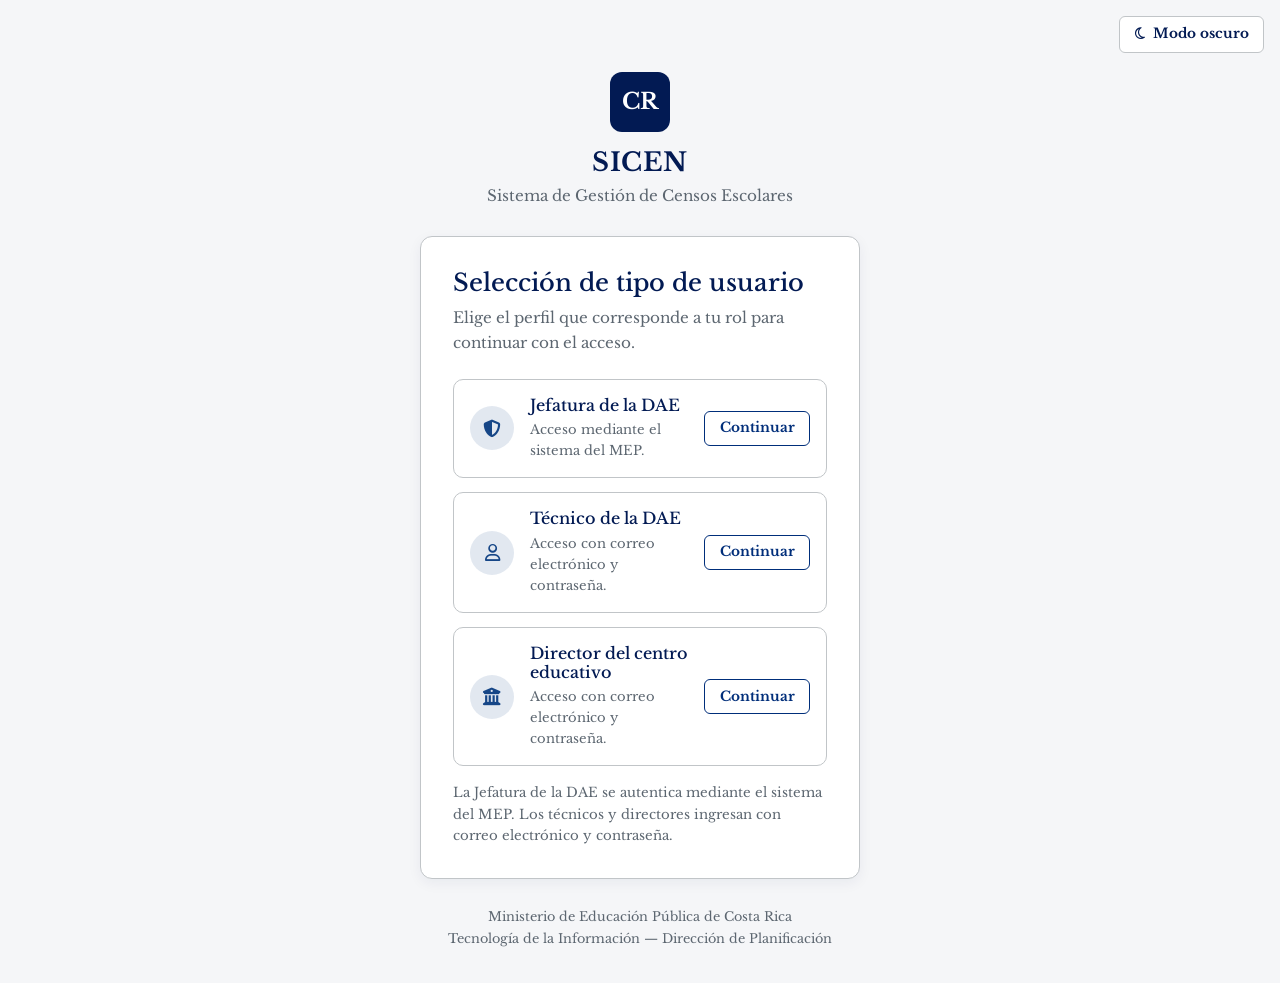
<file: front-end/index.html>
<!DOCTYPE html>
<html lang="es">

<head>
    <meta charset="UTF-8">
    <meta name="viewport" content="width=device-width, initial-scale=1.0">
    <title>SICEN | Selección de tipo de usuario</title>

    <!--  Bootstrap 5 -->
    <link href="https://cdn.jsdelivr.net/npm/bootstrap@5.3.6/dist/css/bootstrap.min.css" rel="stylesheet"
        integrity="sha384-4Q6Gf2aSP4eDXB8Miphtr37CMZZQ5oXLH2yaXMJ2w8e2ZtHTl7GptT4jmndRuHDT" crossorigin="anonymous">

    <!--  Font Awesome 6 (íconos) -->
    <link rel="stylesheet" href="https://cdnjs.cloudflare.com/ajax/libs/font-awesome/6.5.1/css/all.min.css">

    <!--  Tipografía institucional: Libre Baskerville -->
    <link rel="preconnect" href="https://fonts.googleapis.com">
    <link rel="preconnect" href="https://fonts.gstatic.com" crossorigin>
    <link href="https://fonts.googleapis.com/css2?family=Libre+Baskerville:wght@400;700&display=swap" rel="stylesheet">

    <!--  Estilos propios: siempre después de Bootstrap. estilo.css va primero porque define las variables -->
    <link rel="stylesheet" href="css/estilo.css">
    <link rel="stylesheet" href="css/login.css">

    <!--  Modo claro / oscuro: va en el head para aplicar el tema antes de mostrar la página -->
    <script src="js/tema.js"></script>
</head>

<body>

    <main class="pantalla-acceso">

        <!--  Interruptor de modo oscuro -->
        <button type="button" class="btn-tema btn-tema-flotante" aria-pressed="false">
            <i class="fa-regular fa-moon" aria-hidden="true"></i>
            <span>Modo oscuro</span>
        </button>

        <!--  Encabezado -->
        <header class="encabezado-acceso">
            <span class="logo-sicen logo-sicen-grande" aria-hidden="true">CR</span>
            <p class="nombre-sistema">SICEN</p>
            <p class="texto-secundario mb-0">Sistema de Gestión de Censos Escolares</p>
        </header>

        <!--  Selección de tipo de usuario -->
        <section class="tarjeta-acceso" aria-labelledby="tituloSeleccion">
            <h1 class="h4" id="tituloSeleccion">Selección de tipo de usuario</h1>
            <p class="texto-secundario mb-4">Elige el perfil que corresponde a tu rol para continuar con el acceso.</p>

            <!--  Jefatura de la DAE -->
            <article class="tarjeta-rol">
                <span class="icono-circular" aria-hidden="true"><i class="fa-solid fa-shield-halved"></i></span>
                <div class="flex-grow-1">
                    <h2 class="h6 mb-1" id="rolJefatura">Jefatura de la DAE</h2>
                    <p>Acceso mediante el sistema del MEP.</p>
                </div>
                <a href="login-admin.html" class="btn btn-outline-primary" aria-describedby="rolJefatura">Continuar</a>
            </article>

            <!--  Técnico de la DAE -->
            <article class="tarjeta-rol">
                <span class="icono-circular" aria-hidden="true"><i class="fa-regular fa-user"></i></span>
                <div class="flex-grow-1">
                    <h2 class="h6 mb-1" id="rolTecnico">Técnico de la DAE</h2>
                    <p>Acceso con correo electrónico y contraseña.</p>
                </div>
                <!--  El parámetro ?rol= le indica a login.html a qué pantalla redirigir -->
                <a href="login.html?rol=tecnico" class="btn btn-outline-primary" aria-describedby="rolTecnico">Continuar</a>
            </article>

            <!--  Director del centro educativo -->
            <article class="tarjeta-rol">
                <span class="icono-circular" aria-hidden="true"><i class="fa-solid fa-building-columns"></i></span>
                <div class="flex-grow-1">
                    <h2 class="h6 mb-1" id="rolDirector">Director del centro educativo</h2>
                    <p>Acceso con correo electrónico y contraseña.</p>
                </div>
                <a href="login.html?rol=director" class="btn btn-outline-primary" aria-describedby="rolDirector">Continuar</a>
            </article>

            <p class="small texto-secundario mt-3 mb-0">
                La Jefatura de la DAE se autentica mediante el sistema del MEP. Los técnicos y directores ingresan
                con correo electrónico y contraseña.
            </p>
        </section>

        <!--  Pie de página -->
        <footer class="pie-acceso">
            <p>Ministerio de Educación Pública de Costa Rica</p>
            <p>Tecnología de la Información — Dirección de Planificación</p>
        </footer>
    </main>

    <!--  Scripts de terceros -->
    <script src="https://cdn.jsdelivr.net/npm/bootstrap@5.3.6/dist/js/bootstrap.bundle.min.js"
        integrity="sha384-j1CDi7MgGQ12Z7Qab0qlWQ/Qqz24Gc6BM0thvEMVjHnfYGF0rmFCozFSxQBxwHKO"
        crossorigin="anonymous"></script>
</body>

</html>
</file>
<file: front-end/css/estilo.css>
/*  Estilos generales de SICEN
    Variables de color y tipografía (Manual de identidad gráfica del MEP 2026-2030), modo oscuro,
    base y componentes compartidos por todas las pantallas: botones, campos, validación,
    badges, tablas, barra de progreso, búsqueda, avisos y mensajes.
    IMPORTANTE: este archivo se carga primero, porque define las variables que usan los demás. */

/*  Variables: modo claro */
:root,
[data-bs-theme="light"] {
    /* Paleta institucional del MEP */
    --azul-marino: #021a53;          /* Azul Marino Oscuro / Sombra */
    --azul-real: #002e7a;            /* Azul Real / Institucional */
    --azul-francia: #164687;         /* Azul Francia / Brillant */
    --dorado: #cfac65;               /* Dorado Institucional / Ocre */
    --gris-claro: #c1c5c8;           /* Gris Claro / Plata */
    --gris-pizarra: #5c6670;         /* Color auxiliar: texto secundario (contraste 5.85:1) */
    --blanco: #ffffff;

    /* Colores según su función (cambian en modo oscuro) */
    --color-fondo: #f5f6f8;
    --color-superficie: var(--blanco);
    --color-superficie-suave: #f0f3f8;
    --color-texto: var(--azul-marino);
    --color-texto-secundario: var(--gris-pizarra);
    --color-borde: var(--gris-claro);
    --color-enlace: var(--azul-real);
    --color-foco: var(--azul-francia);
    --color-primario-fondo: var(--azul-real);
    --color-primario-texto: var(--blanco);
    --color-primario-hover: var(--azul-marino);
    --color-secundario: var(--azul-real);
    --color-icono-fondo: rgba(22, 70, 135, 0.12);    /* Azul Francia claro */
    --color-icono: var(--azul-francia);
    --color-tabla-encabezado: var(--azul-marino);
    --color-fila-alterna: rgba(193, 197, 200, 0.1);  /* Gris Claro al 10 % */
    --color-fila-seleccionada: rgba(22, 70, 135, 0.08);
    --color-barra-lateral: var(--azul-marino);
    --color-barra-lateral-activo: var(--azul-real);
    --color-campo-fondo: var(--blanco);
    --color-error: #b42318;
    --color-error-fondo: #fff6f5;
    --color-exito: #1e7a46;

    /* Tipografía oficial: Libre Baskerville es la versión web de Baskerville */
    --fuente-sicen: "Libre Baskerville", Baskerville, "Baskerville Old Face", serif;

    /* Variables de Bootstrap: sus componentes toman estos valores */
    --bs-body-font-family: var(--fuente-sicen);
    --bs-body-font-size: 0.95rem;
    --bs-body-bg: var(--color-fondo);
    --bs-body-color: var(--color-texto);
    --bs-secondary-color: var(--color-texto-secundario);
    --bs-border-color: var(--color-borde);
    --bs-link-color: var(--color-enlace);
    --bs-link-color-rgb: 0, 46, 122;
    --bs-link-hover-color: var(--azul-marino);
    --bs-link-hover-color-rgb: 2, 26, 83;
    --bs-heading-color: var(--color-texto);
    --bs-form-invalid-color: var(--color-error);
    --bs-form-invalid-border-color: var(--color-error);
    --bs-form-valid-color: var(--color-exito);
    --bs-form-valid-border-color: var(--color-exito);
}


/*  Variables: modo oscuro (RNF-001)
    Bootstrap activa este bloque cuando <html> tiene data-bs-theme="dark" */
[data-bs-theme="dark"] {
    --color-fondo: var(--azul-marino);
    --color-superficie: var(--azul-real);
    --color-superficie-suave: #0a2a66;
    --color-texto: var(--blanco);
    --color-texto-secundario: var(--gris-claro);     /* 7.2:1 sobre Azul Real */
    --color-borde: var(--gris-claro);
    --color-enlace: var(--dorado);                   /* 5.83:1 sobre Azul Real */
    --color-foco: var(--dorado);
    --color-primario-fondo: var(--dorado);
    --color-primario-texto: var(--azul-marino);      /* 7.64:1 */
    --color-primario-hover: #dfc48d;
    --color-secundario: var(--blanco);
    --color-icono-fondo: rgba(207, 172, 101, 0.18);
    --color-icono: var(--dorado);
    --color-tabla-encabezado: var(--azul-marino);
    --color-fila-alterna: rgba(255, 255, 255, 0.05);
    --color-fila-seleccionada: rgba(207, 172, 101, 0.14);
    --color-barra-lateral: #010f33;
    --color-barra-lateral-activo: var(--azul-real);
    --color-campo-fondo: var(--azul-marino);
    --color-error: #ffc2b8;
    --color-error-fondo: #2a1d4a;
    --color-exito: #a3e4bb;

    --bs-body-bg: var(--color-fondo);
    --bs-body-color: var(--color-texto);
    --bs-secondary-color: var(--color-texto-secundario);
    --bs-border-color: var(--color-borde);
    --bs-link-color: var(--color-enlace);
    --bs-link-color-rgb: 207, 172, 101;
    --bs-link-hover-color: #e6d1a6;
    --bs-link-hover-color-rgb: 230, 209, 166;
    --bs-heading-color: var(--color-texto);
    --bs-form-invalid-color: var(--color-error);
    --bs-form-invalid-border-color: var(--color-error);
    --bs-form-valid-color: var(--color-exito);
    --bs-form-valid-border-color: var(--color-exito);
}


/*  Base */
body {
    background-color: var(--color-fondo);
    color: var(--color-texto);
    font-family: var(--fuente-sicen);
    line-height: 1.6;
}

h1, h2, h3, h4 {
    font-weight: 700;
    color: var(--color-texto);
}

.text-secondary,
.texto-secundario {
    color: var(--color-texto-secundario) !important;
}

/* Foco visible para quienes navegan con teclado: nunca se quita sin reemplazarlo */
a:focus-visible,
button:focus-visible,
[tabindex]:focus-visible {
    outline: 3px solid var(--color-foco);
    outline-offset: 2px;
}


.obligatorio {
    color: var(--color-error);
    font-weight: 700;
}


/*  Logo / marca */
.logo-sicen {
    display: inline-flex;
    align-items: center;
    justify-content: center;
    flex-shrink: 0;                  /* evita que el cuadro se deforme en celular */
    width: 40px;
    height: 40px;
    border-radius: 8px;
    background-color: var(--azul-marino);
    color: var(--blanco);
    font-weight: 700;
    font-size: 0.95rem;
}

.logo-sicen-grande {
    width: 60px;
    height: 60px;
    border-radius: 12px;
    font-size: 1.4rem;
}


[data-bs-theme="dark"] .logo-sicen {
    background-color: var(--blanco);
    color: var(--azul-marino);
}

.nombre-sistema {
    font-weight: 700;
    letter-spacing: 0.02em;
}


/*  Botones */
.btn {
    font-family: var(--fuente-sicen);
    font-weight: 700;
    border-radius: 6px;
    padding: 0.55rem 1.25rem;
}

/* Botón primario: fondo Azul Real, texto blanco */
.btn-primary {
    --bs-btn-bg: var(--color-primario-fondo);
    --bs-btn-border-color: var(--color-primario-fondo);
    --bs-btn-color: var(--color-primario-texto);
    --bs-btn-hover-bg: var(--color-primario-hover);
    --bs-btn-hover-border-color: var(--color-primario-hover);
    --bs-btn-hover-color: var(--color-primario-texto);
    --bs-btn-active-bg: var(--color-primario-hover);
    --bs-btn-active-border-color: var(--color-primario-hover);
    --bs-btn-active-color: var(--color-primario-texto);
    --bs-btn-disabled-bg: var(--color-primario-fondo);
    --bs-btn-disabled-border-color: var(--color-primario-fondo);
    --bs-btn-disabled-color: var(--color-primario-texto);
}

/* Botón secundario (outline): borde y texto Azul Real */
.btn-outline-primary,
.btn-outline-secondary {
    --bs-btn-color: var(--color-secundario);
    --bs-btn-border-color: var(--color-secundario);
    --bs-btn-bg: transparent;
    --bs-btn-hover-bg: var(--color-secundario);
    --bs-btn-hover-border-color: var(--color-secundario);
    --bs-btn-hover-color: var(--color-superficie);
    --bs-btn-active-bg: var(--color-secundario);
    --bs-btn-active-border-color: var(--color-secundario);
    --bs-btn-active-color: var(--color-superficie);
}

/* Botón de corrección: fondo Dorado, texto Azul Marino (7.64:1) */
.btn-correccion {
    --bs-btn-bg: var(--dorado);
    --bs-btn-border-color: var(--dorado);
    --bs-btn-color: var(--azul-marino);
    --bs-btn-hover-bg: #b9944c;
    --bs-btn-hover-border-color: #b9944c;
    --bs-btn-hover-color: var(--azul-marino);
    --bs-btn-active-bg: #b9944c;
    --bs-btn-active-border-color: #b9944c;
    --bs-btn-active-color: var(--azul-marino);
}

/* En modo oscuro el botón primario también es dorado: la corrección pasa a outline dorado */
[data-bs-theme="dark"] .btn-correccion {
    --bs-btn-bg: transparent;
    --bs-btn-color: var(--dorado);              /* 5.83:1 sobre Azul Real */
    --bs-btn-hover-bg: var(--dorado);
    --bs-btn-hover-color: var(--azul-marino);
    --bs-btn-active-bg: var(--dorado);
    --bs-btn-active-color: var(--azul-marino);
}

/* Botón de texto (acciones dentro de tablas, como "Ver" o "Configurar") */
.btn-enlace {
    padding: 0.2rem 0.4rem;
    border: none;
    background: transparent;
    color: var(--color-enlace);
    font-weight: 700;
    text-decoration: underline;
    text-underline-offset: 3px;
}

.btn-enlace:hover {
    color: var(--color-texto);
}

/* Botón de ícono (editar, eliminar, mostrar contraseña) */
.btn-icono {
    display: inline-flex;
    align-items: center;
    justify-content: center;
    width: 38px;
    height: 38px;
    padding: 0;
    border: 1px solid transparent;
    border-radius: 6px;
    background: transparent;
    color: var(--color-texto);
}

.btn-icono:hover {
    background-color: var(--color-superficie-suave);
}

.btn-icono-eliminar {
    color: var(--color-error);
}


/*  Interruptor de modo claro / oscuro */
.btn-tema {
    display: inline-flex;
    align-items: center;
    gap: 0.5rem;
    padding: 0.4rem 0.9rem;
    border: 1px solid var(--color-borde);
    border-radius: 6px;
    background-color: var(--color-superficie);
    color: var(--color-texto);
    font-size: 0.85rem;
    font-weight: 700;
}

.btn-tema:hover {
    border-color: var(--color-foco);
}

/* En las pantallas de inicio de sesión el botón queda fijo en la esquina */
.btn-tema-flotante {
    position: absolute;
    top: 1rem;
    right: 1rem;
}


/*  Campos de formulario */
.form-label,
.etiqueta-campo {
    font-weight: 700;
    font-size: 0.9rem;
    margin-bottom: 0.35rem;
    color: var(--color-texto);
}

/* Input, select y textarea: borde Gris Claro, foco en Azul Francia */
.form-control,
.form-select {
    border: 1px solid var(--color-borde);
    border-radius: 6px;
    background-color: var(--color-campo-fondo);
    color: var(--color-texto);
    font-family: var(--fuente-sicen);
    padding: 0.6rem 0.8rem;
}

.form-control::placeholder {
    color: var(--color-texto-secundario);
    opacity: 1;
}

.form-control:focus,
.form-select:focus,
.form-check-input:focus {
    border-color: var(--color-foco);
    background-color: var(--color-campo-fondo);
    color: var(--color-texto);
    box-shadow: 0 0 0 3px rgba(22, 70, 135, 0.25);
}

[data-bs-theme="dark"] .form-control:focus,
[data-bs-theme="dark"] .form-select:focus,
[data-bs-theme="dark"] .form-check-input:focus {
    box-shadow: 0 0 0 3px rgba(207, 172, 101, 0.35);
}

/* Flecha del select en Azul Marino */
.form-select {
    --bs-form-select-bg-img: url("data:image/svg+xml,%3csvg xmlns='http://www.w3.org/2000/svg' viewBox='0 0 16 16'%3e%3cpath fill='none' stroke='%23021a53' stroke-linecap='round' stroke-linejoin='round' stroke-width='2' d='m2 5 6 6 6-6'/%3e%3c/svg%3e");
}

[data-bs-theme="dark"] .form-select {
    --bs-form-select-bg-img: url("data:image/svg+xml,%3csvg xmlns='http://www.w3.org/2000/svg' viewBox='0 0 16 16'%3e%3cpath fill='none' stroke='%23ffffff' stroke-linecap='round' stroke-linejoin='round' stroke-width='2' d='m2 5 6 6 6-6'/%3e%3c/svg%3e");
}

textarea.form-control {
    min-height: 110px;
}

.input-group-text {
    border-color: var(--color-borde);
    background-color: var(--color-superficie-suave);
    color: var(--color-texto);
}

.form-text {
    color: var(--color-texto-secundario);
    font-size: 0.8rem;
}

/* Checkbox marcado: relleno Azul Francia con marca blanca */
.form-check-input {
    border-color: var(--gris-pizarra);
    background-color: var(--color-campo-fondo);
}

.form-check-input:checked {
    background-color: var(--azul-francia);
    border-color: var(--azul-francia);
}

/* En modo oscuro el azul no se distingue del fondo: se usa Dorado con marca Azul Marino */
[data-bs-theme="dark"] .form-check-input {
    border-color: var(--gris-claro);
}

[data-bs-theme="dark"] .form-check-input:checked {
    background-color: var(--dorado);
    border-color: var(--dorado);
}

[data-bs-theme="dark"] .form-check-input:checked[type="checkbox"] {
    --bs-form-check-bg-image: url("data:image/svg+xml,%3csvg xmlns='http://www.w3.org/2000/svg' viewBox='0 0 20 20'%3e%3cpath fill='none' stroke='%23021a53' stroke-linecap='round' stroke-linejoin='round' stroke-width='3' d='m6 10 3 3 6-6'/%3e%3c/svg%3e");
}

[data-bs-theme="dark"] .form-check-input:checked[type="radio"] {
    --bs-form-check-bg-image: url("data:image/svg+xml,%3csvg xmlns='http://www.w3.org/2000/svg' viewBox='-4 -4 8 8'%3e%3ccircle r='2' fill='%23021a53'/%3e%3c/svg%3e");
}

.form-check-label {
    color: var(--color-texto);
}

/* Grupo de checkboxes con borde (provincias, centros) */
.grupo-opciones {
    padding: 0.85rem 1rem;
    border: 1px solid var(--color-borde);
    border-radius: 6px;
    background-color: var(--color-campo-fondo);
}

.grupo-opciones.is-invalid {
    border-color: var(--color-error);
}


/*  Estados de validación (clases que agrega JavaScript) */
.form-control.is-invalid,
.form-select.is-invalid {
    border-color: var(--color-error);
    background-color: var(--color-error-fondo);
}

.form-control.is-valid,
.form-select.is-valid {
    border-color: var(--color-exito);
}

.invalid-feedback {
    color: var(--color-error);
    font-size: 0.82rem;
    font-weight: 700;
}

/* Ícono antes del mensaje: el error no depende solo del color */
.invalid-feedback:not(:empty)::before {
    content: "⚠ ";
}


/*  Tabla de datos: encabezado Azul Marino, filas alternadas */
.tabla-sicen {
    --bs-table-bg: var(--color-superficie);
    --bs-table-color: var(--color-texto);
    --bs-table-striped-bg: var(--color-fila-alterna);
    --bs-table-striped-color: var(--color-texto);
    --bs-table-hover-bg: var(--color-fila-seleccionada);
    --bs-table-hover-color: var(--color-texto);
    --bs-table-border-color: var(--color-borde);
    margin-bottom: 0;
}

.tabla-sicen thead th {
    background-color: var(--color-tabla-encabezado);
    color: var(--blanco);
    font-size: 0.85rem;
    font-weight: 700;
    white-space: nowrap;
    padding: 0.85rem 1rem;
}

.tabla-sicen td,
.tabla-sicen tbody th {
    padding: 0.9rem 1rem;
    vertical-align: middle;
}

.tabla-sicen tr.fila-seleccionada > * {
    --bs-table-bg-state: var(--color-fila-seleccionada);
}

.contenedor-tabla {
    overflow: hidden;
    border: 1px solid var(--color-borde);
    border-radius: 10px;
    background-color: var(--color-superficie);
}

.pie-tabla {
    padding: 0.75rem 1rem;
    border-top: 1px solid var(--color-borde);
    color: var(--color-texto-secundario);
    font-size: 0.85rem;
}


/*  Etiquetas de estado (badges) */
.badge-estado {
    display: inline-block;
    padding: 0.35rem 0.7rem;
    border: 1px solid transparent;
    border-radius: 20px;
    font-size: 0.78rem;
    font-weight: 700;
    white-space: nowrap;
}

/* Borrador: fondo Gris Claro, texto Azul Marino (9.48:1) */
.badge-borrador {
    background-color: var(--gris-claro);
    color: var(--azul-marino);
}

/* En registro: fondo blanco, borde y texto Azul Francia (9.29:1) */
.badge-en-registro {
    background-color: var(--blanco);
    border-color: var(--azul-francia);
    color: var(--azul-francia);
}

/* En revisión: fondo Azul Real, texto blanco (12.56:1) */
.badge-en-revision {
    background-color: var(--azul-real);
    color: var(--blanco);
}

/* Abierto y Aceptado: fondo Azul Francia, texto blanco (9.29:1) */
.badge-abierto,
.badge-aceptado {
    background-color: var(--azul-francia);
    color: var(--blanco);
}

/* Pausado y En subsane: fondo Dorado, texto Azul Marino (7.64:1) */
.badge-pausado,
.badge-en-subsane {
    background-color: var(--dorado);
    color: var(--azul-marino);
}

/* Cerrado: fondo Gris Pizarra, texto blanco (5.85:1) */
.badge-cerrado {
    background-color: var(--gris-pizarra);
    color: var(--blanco);
}

/* En modo oscuro los badges azules llevan borde para separarse del fondo */
[data-bs-theme="dark"] .badge-en-revision,
[data-bs-theme="dark"] .badge-abierto,
[data-bs-theme="dark"] .badge-aceptado,
[data-bs-theme="dark"] .badge-cerrado {
    border-color: var(--gris-claro);
}

/* Rol del colaborador: badge neutro para no confundirlo con un estado */
.badge-rol {
    background-color: transparent;
    border-color: var(--color-borde);
    color: var(--color-texto);
}

/* Tipo de pregunta: fondo Azul Francia, texto blanco */
.badge-tipo {
    background-color: var(--azul-francia);
    color: var(--blanco);
}

/* Insignias de formularios vinculados a un censo */
.badge-formulario {
    display: inline-flex;
    align-items: center;
    gap: 0.4rem;
    padding: 0.35rem 0.5rem 0.35rem 0.8rem;
    border: 1px solid var(--azul-francia);
    border-radius: 20px;
    background-color: var(--blanco);
    color: var(--azul-francia);
    font-size: 0.82rem;
    font-weight: 700;
}

.badge-formulario button {
    display: inline-flex;
    align-items: center;
    justify-content: center;
    width: 24px;
    height: 24px;
    padding: 0;
    border: none;
    border-radius: 50%;
    background: transparent;
    color: var(--azul-francia);
}

.badge-formulario button:hover {
    background-color: rgba(22, 70, 135, 0.12);
}

.contenedor-badges {
    display: flex;
    flex-wrap: wrap;
    align-items: center;
    gap: 0.5rem;
    min-height: 3rem;
    padding: 0.6rem;
    border: 1px dashed var(--color-borde);
    border-radius: 6px;
    background-color: var(--color-campo-fondo);
}


/*  Barra de progreso: track Gris Claro, relleno Azul Francia */
.progress {
    --bs-progress-bg: var(--gris-claro);
    --bs-progress-bar-bg: var(--azul-francia);
    height: 8px;
    border-radius: 8px;
}

[data-bs-theme="dark"] .progress {
    --bs-progress-bg: rgba(193, 197, 200, 0.35);
    --bs-progress-bar-bg: var(--dorado);
}

.progress-bar {
    transition: width 0.4s ease;
}


/*  Barra de búsqueda con ícono de lupa decorativo */
.campo-busqueda {
    position: relative;
}

.campo-busqueda .fa-magnifying-glass {
    position: absolute;
    top: 50%;
    left: 0.85rem;
    transform: translateY(-50%);
    color: var(--color-texto-secundario);
    pointer-events: none;
}

.campo-busqueda .form-control {
    padding-left: 2.4rem;
}

.busqueda-corta {
    max-width: 420px;
}


/*  Pie de página (pantallas de acceso y vista del Director) */
.pie-acceso {
    margin-top: 1.75rem;
    color: var(--color-texto-secundario);
    font-size: 0.8rem;
    text-align: center;
}

.pie-acceso p {
    margin-bottom: 0.1rem;
}


/*  Avisos informativos (con ícono) */
.aviso-informativo {
    display: flex;
    gap: 0.75rem;
    align-items: flex-start;
    padding: 0.85rem 1rem;
    border-radius: 8px;
    background-color: var(--color-icono-fondo);
    font-size: 0.85rem;
}

.aviso-informativo i {
    margin-top: 0.2rem;
    color: var(--color-icono);
}

/*  Campo de contraseña con botón para mostrarla u ocultarla */
.campo-contrasena {
    position: relative;
}

.campo-contrasena .form-control {
    padding-right: 3rem;
}

.campo-contrasena .btn-icono {
    position: absolute;
    top: 0;
    right: 0.25rem;
    height: 100%;
}

/* Bootstrap mueve el ícono de error; se deja espacio para el botón del ojo */
.campo-contrasena .form-control.is-invalid,
.campo-contrasena .form-control.is-valid {
    background-position: right 2.6rem center;
}


/*  SweetAlert2: tipografía y colores institucionales */
.swal2-popup {
    font-family: var(--fuente-sicen);
}

[data-bs-theme="dark"] .swal2-popup {
    background-color: var(--azul-real);
    color: var(--blanco);
}

[data-bs-theme="dark"] .swal2-title,
[data-bs-theme="dark"] .swal2-html-container {
    color: var(--blanco);
}


/*  Animaciones que JavaScript activa con clases */
.aparecer {
    animation: aparecer 0.3s ease-out;
}

@keyframes aparecer {
    from { opacity: 0; transform: translateY(-6px); }
    to   { opacity: 1; transform: translateY(0); }
}

/* Respeta a quienes configuraron "reducir movimiento" en su sistema */
@media (prefers-reduced-motion: reduce) {
    .aparecer {
        animation: none;
    }

    .progress-bar {
        transition: none;
    }
}
</file>
<file: front-end/css/login.css>
/*  Pantallas de acceso de SICEN
    Selección de tipo de usuario y pantallas de inicio de sesión (después de estilo.css). */

/*  Pantallas de acceso (selección de rol y logins) */
.pantalla-acceso {
    position: relative;
    display: flex;
    flex-direction: column;
    align-items: center;
    justify-content: center;
    min-height: 100vh;
    padding: 4.5rem 1rem 2rem;
}

.encabezado-acceso {
    margin-bottom: 1.75rem;
    text-align: center;
}

.encabezado-acceso .nombre-sistema {
    margin: 0.6rem 0 0.1rem;
    font-size: 1.6rem;
}

.tarjeta-acceso {
    width: 100%;
    max-width: 440px;
    padding: 2rem;
    border: 1px solid var(--color-borde);
    border-radius: 12px;
    background-color: var(--color-superficie);
    box-shadow: 0 4px 14px rgba(2, 26, 83, 0.06);
}

.tarjeta-acceso h2 {
    font-size: 1.25rem;
}

/* Tarjeta de selección de rol: fondo blanco, borde Gris Claro */
.tarjeta-rol {
    display: flex;
    align-items: center;
    gap: 1rem;
    margin-bottom: 0.9rem;
    padding: 1rem;
    border: 1px solid var(--color-borde);
    border-radius: 10px;
    background-color: var(--color-superficie);
}

.tarjeta-rol h2 {
    margin-bottom: 0.15rem;
    font-size: 1rem;
}

.tarjeta-rol p {
    margin-bottom: 0;
    color: var(--color-texto-secundario);
    font-size: 0.82rem;
}

.tarjeta-rol .btn {
    flex-shrink: 0;
    padding: 0.4rem 0.9rem;
    font-size: 0.85rem;
}

/* En celular el botón baja y ocupa todo el ancho */
@media (max-width: 575.98px) {
    .tarjeta-acceso {
        padding: 1.5rem 1.25rem;
    }

    .tarjeta-rol {
        flex-wrap: wrap;
    }

    .tarjeta-rol .flex-grow-1 {
        flex-basis: calc(100% - 60px);
    }

    .tarjeta-rol .btn {
        width: 100%;
    }
}

/* Ícono circular con fondo Azul Francia claro */
.icono-circular {
    display: inline-flex;
    align-items: center;
    justify-content: center;
    flex-shrink: 0;
    width: 44px;
    height: 44px;
    border-radius: 50%;
    background-color: var(--color-icono-fondo);
    color: var(--color-icono);
    font-size: 1.1rem;
}

.icono-circular-grande {
    width: 56px;
    height: 56px;
    font-size: 1.4rem;
}
</file>
